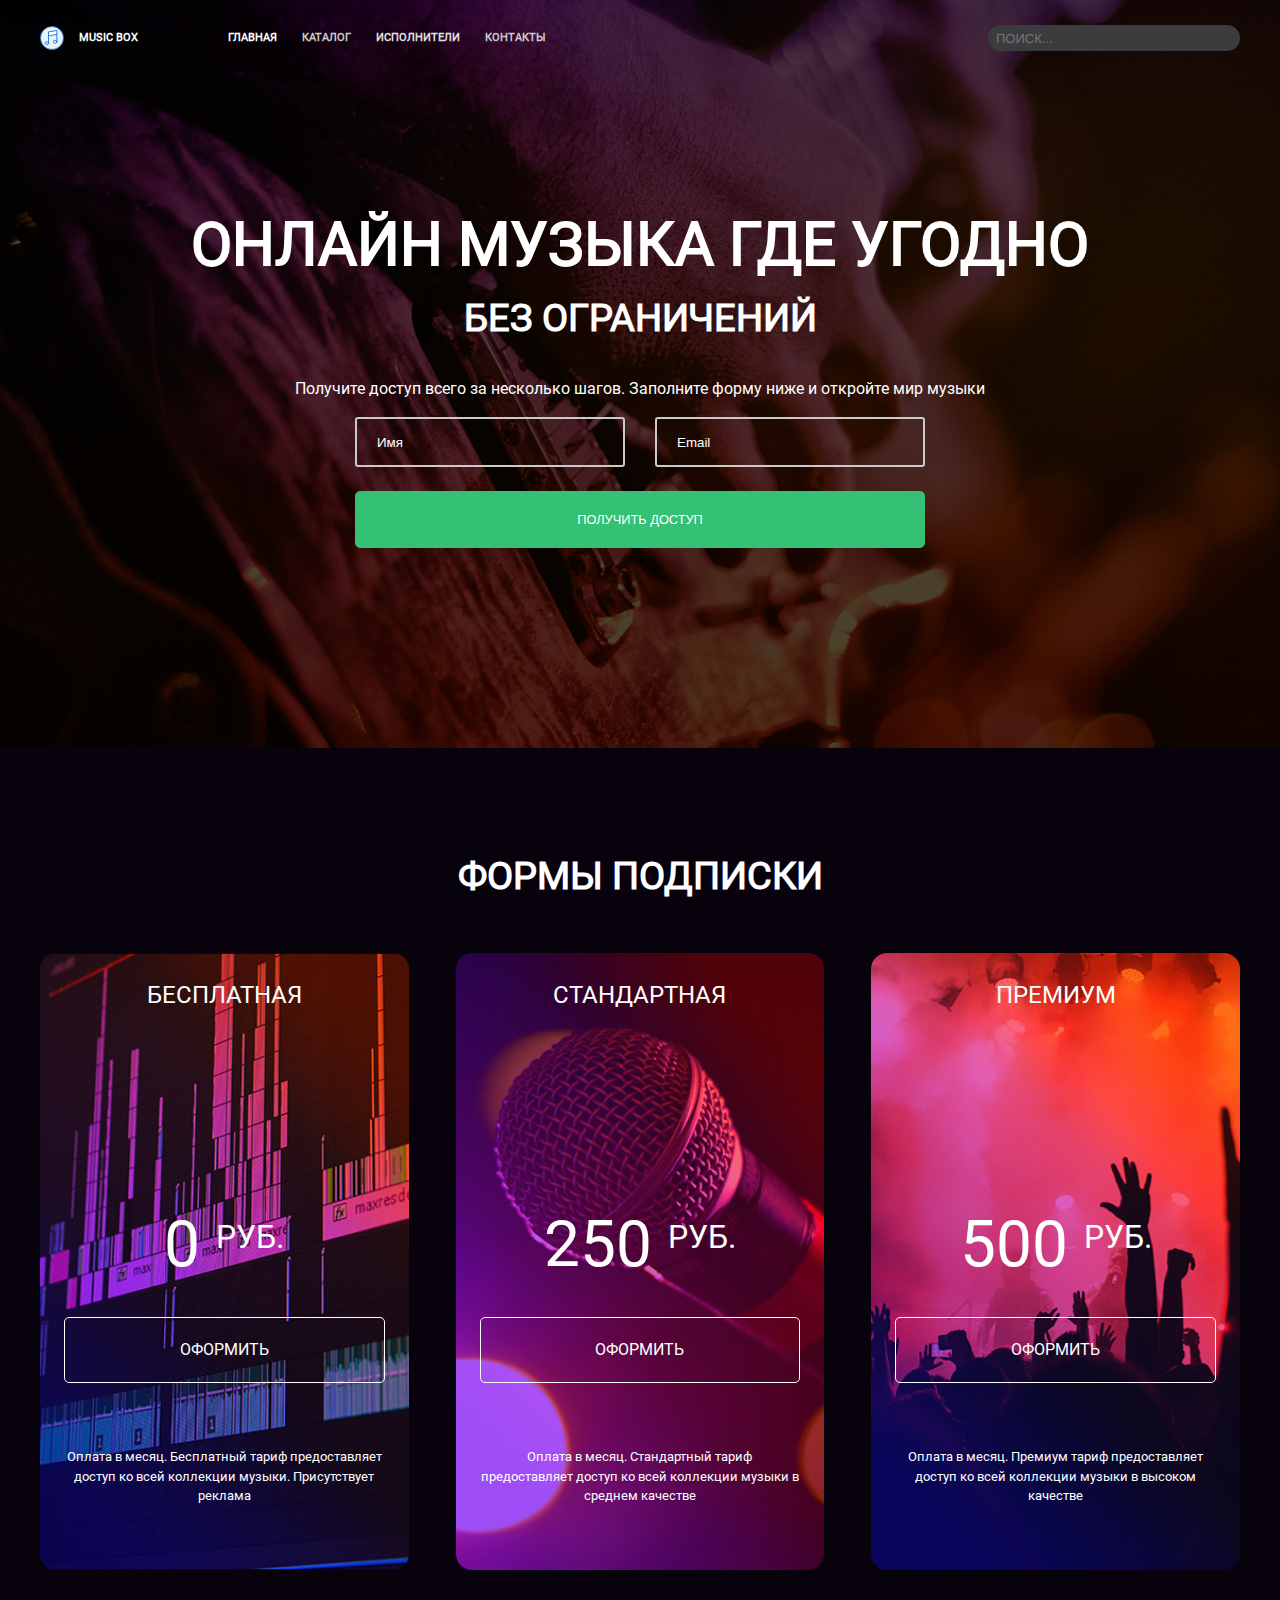
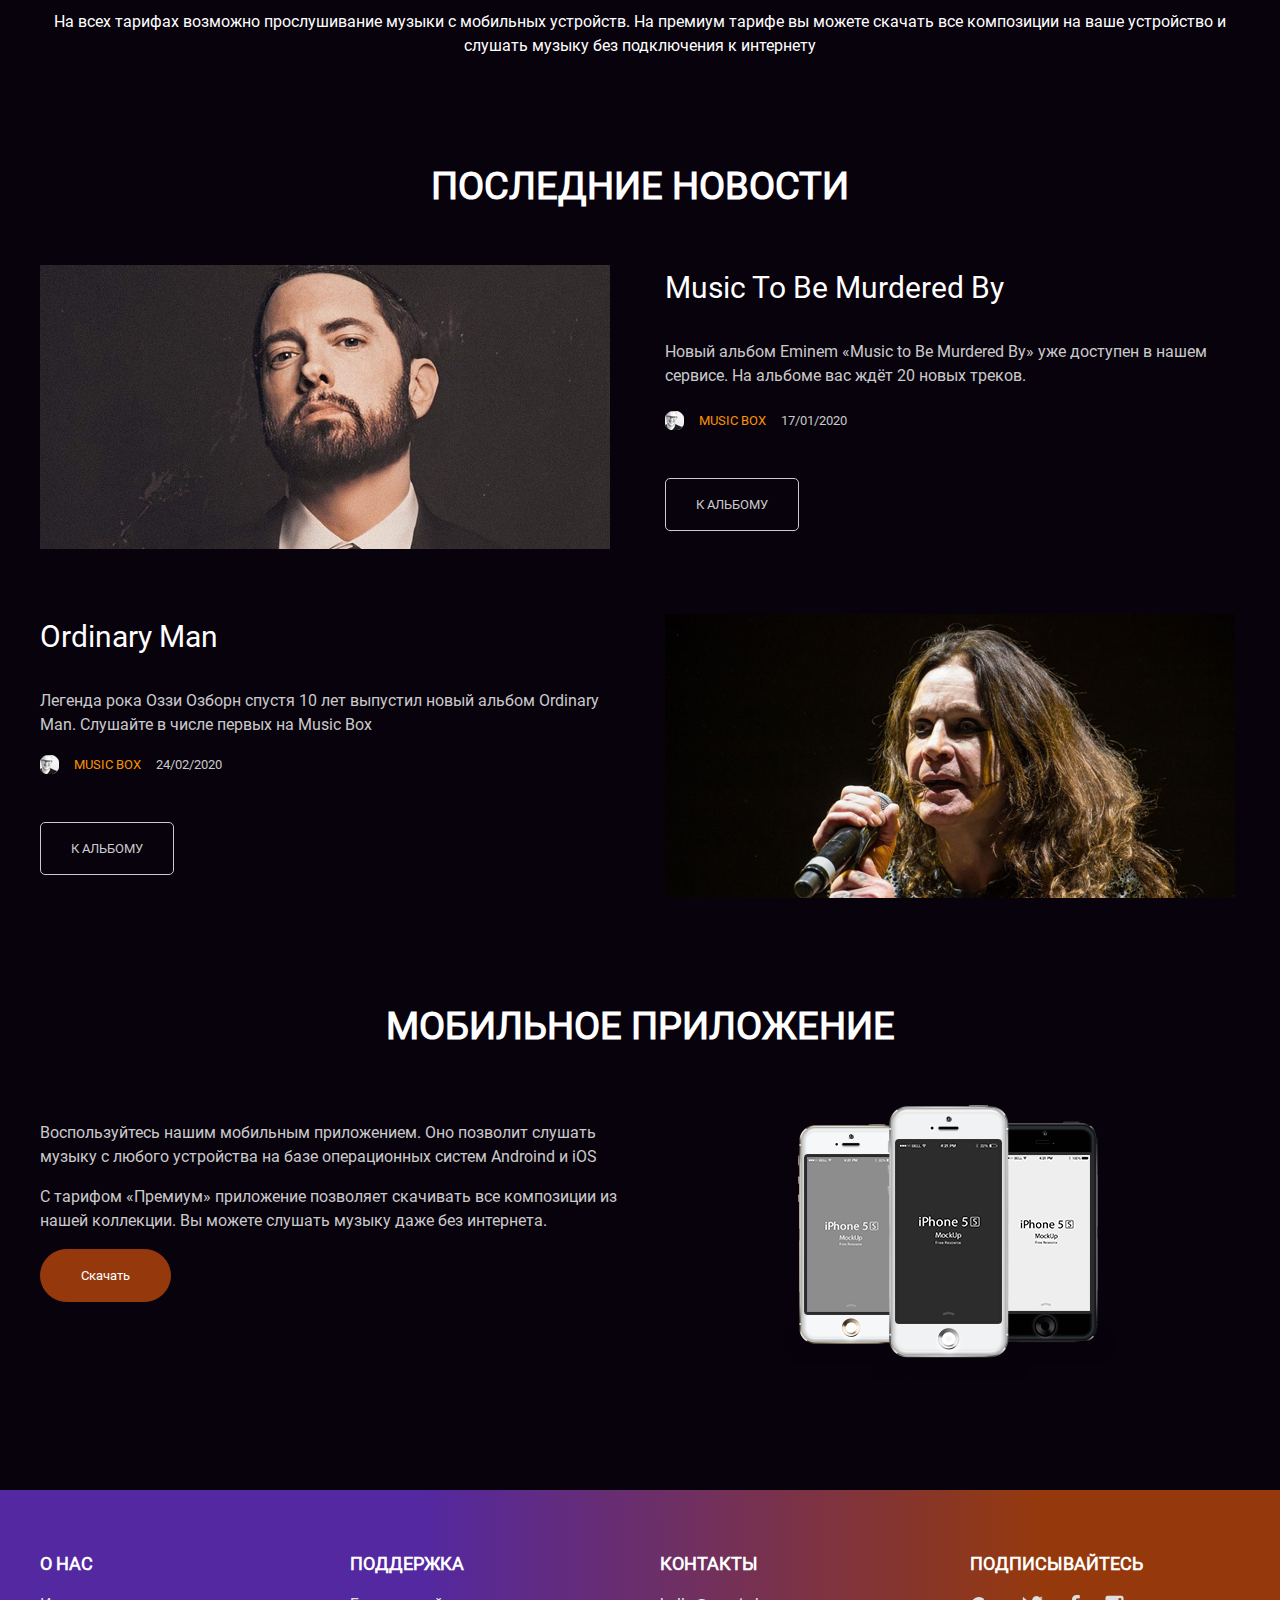
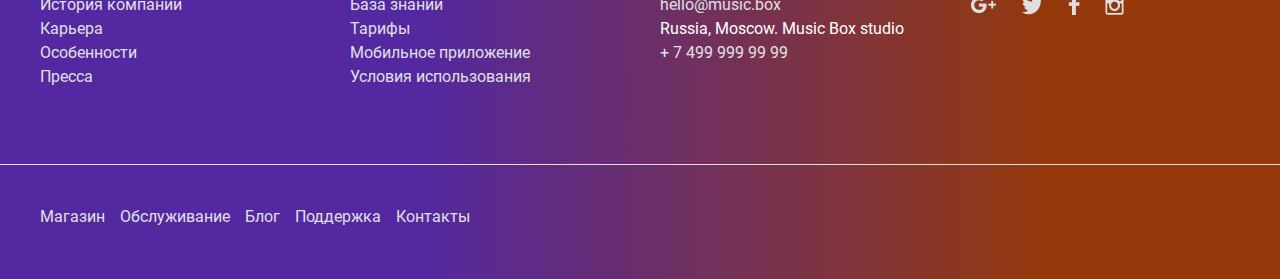
<file: src/index.html>
<!DOCTYPE html>
<html lang="ru">
<head>
    <meta charset="UTF-8">
    <meta name="viewport" content="width=device-width, initial-scale=1.0">
    <meta http-equiv="X-UA-Compatible" content="ie=edge">
    <title>Project2_Rrudger</title>

    <link rel="stylesheet" href="css/app.css">
</head>
<body>
  <header>
    <div class="container header-container header-container">
    <div class="header-wrap">
    <div class="logo upper-text small-header"><img src="images/logo.svg" alt="logo-music">
      <span>music box</span>
    </div>
    <nav>
      <ul class="horizontal-menu">
        <li><a class="upper-text" href="#">главная</a></li>
        <li><a class="upper-text color-d-grey" href="#">каталог</a></li>
        <li><a class="upper-text color-grey" href="#">исполнители</a></li>
        <li><a class="upper-text color-d-grey" href="#">контакты</a></li>
      </ul>
    </nav>
    </div>
    <input type="search" class="header-input upper-text"  placeholder="поиск...">
    </div>
  </header>

  <main>
    <section class="page-description" id="page-description">
      <div class="container">
        <h1 class="h1-descr upper-text">онлайн музыка где угодно</h1>
        <h2 class="h2-descr upper-text">без ограничений</h2>
        <p class="p-descr">Получите доступ всего за несколько шагов. Заполните форму ниже и откройте мир музыки</p>
        <form id="form" class="order-form">
        <div class="inputs">
          <input type="text" placeholder="Имя" class="sqr-input">
          <input type="email" placeholder="Email" class="sqr-input">
        </div>
        <input type="submit" value="получить доступ" class="btn btn-green upper-text">
        </form>
        </div>
    </section>

    <section class="page-pricing">
      <div class="container" id="page-pricing">
        <h2 class="upper-text h2-pricing">формы подписки</h2>
        <div class="items">
          <div class="pricing-item bg-free">
            <h3 class="h3-pricing upper-text">бесплатная</h3>
            <p class="pricing-value">
              <span class="price">0</span>
              <span class="value upper-text">руб.</span>
            </p>
            <a class="btn btn-pricing upper-text" href="#">оформить</a>
            <p class="pricing-footer">Оплата в месяц. Бесплатный тариф предоставляет доступ ко всей коллекции музыки. Присутствует реклама</p>
          </div>

          <div class="pricing-item bg-standart">
            <h3 class="h3-pricing upper-text">стандартная</h3>
            <p class="pricing-value">
              <span class="price">250</span>
              <span class="value upper-text">руб.</span>
            </p>
            <a class="btn btn-pricing upper-text" href="#">оформить</a>
            <p class="pricing-footer">Оплата в месяц. Стандартный тариф <br>предоставляет доступ ко всей коллекции музыки в среднем качестве</p>
          </div>

          <div class="pricing-item bg-premium">
            <h3 class="h3-pricing upper-text">премиум</h3>
            <p class="pricing-value">
              <span class="price">500</span>
              <span class="value upper-text">руб.</span>
            </p>
            <a class="btn btn-pricing upper-text" href="#">оформить</a>
            <p class="pricing-footer">Оплата в месяц. Премиум тариф предоставляет <br>доступ ко всей коллекции музыки в высоком качестве</p>
          </div>
        </div>
        <p class="section-pricing-footer">На всех тарифах возможно прослушивание музыки с мобильных устройств.
     На премиум тарифе вы можете скачать все композиции
     на ваше устройство и слушать музыку без подключения к интернету
      </p>
    </div>
    </section>

    <section class="page-news">
      <div class="container" id="page-news">
        <h2 class="upper-text h2-news">последние новости</h2>
        <div class="grid-2-columns-home mobile-news">
          <img class="news-img" src="images/Music to Be Murdered By.png" alt="Eminem Music to Be Murdered By">
          <div class="news-wrap">
            <div class="news-body">
              <h3 class="h3-news capitalize">music to be murdered by</h3>
              <p class="no-margin color-d-grey">Новый альбом Eminem «Music to Be Murdered By» уже доступен в нашем сервисе. На альбоме вас ждёт 20 новых треков.</p>
            </div>
            <div class="news-footer">
              <div class="news-author"><img src="images/avatar.png" alt="logo-music">
                <p class="autor upper-text">music box</p>
                <p class="data">17/01/2020</p>
              </div>
              <a class="btn btn-news upper-text" href="#">к альбому</a>
            </div>
          </div>
        </div>
        <div class="grid-2-columns-home grid-reverse mobile-news">
          <img class="grid-img news-img" src="images/Ordinary Man.png" alt="Ozzy Osbourne Ordinary Man">
          <div class=" grid-descr news-wrap">
            <div class="news-body">
              <h3 class="h3-news capitalize">ordinary man</h3>
              <p class="no-margin color-d-grey">Легенда рока Оззи Озборн спустя 10 лет выпустил новый альбом Ordinary Man. Слушайте в числе первых на Music Box</p>
            </div>
            <div class="news-footer">
              <div class="news-author"><img src="images/avatar.png" alt="logo-music">
                <p class="autor small-font upper-text">music box</p>
                <p class="data small-font">24/02/2020</p>
              </div>
              <a class="btn btn-news upper-text" href="#">к альбому</a>
            </div>
          </div>
        </div>
      </div>
    </section>

    <section class="page-app">
      <div class="container" id="page-app">
        <h2 class="upper-text h2-app">мобильное приложение</h2>
        <div class="container-app">
          <div class="img-app">
            <img src="images/iphone.png" alt="Ozzy Osbourne Ordinary Man">
          </div>
          <div class="description-app">
            <p class="">Воспользуйтесь нашим мобильным приложением. Оно позволит слушать музыку с любого устройства на базе операционных систем Androind и iOS</p>
            <p>С тарифом «Премиум» приложение позволяет скачивать все композиции из нашей коллекции. Вы можете слушать музыку даже без интернета.</p>
            <a class="btn btn-red-app" href="#">Скачать</a>
          </div>
        </div>
      </div>
    </section>
  </main>

  <footer>
    <div class="container">
      <div class="upper-footer">
        <div>
          <h2 class="upper-text footer-h2">о нас</h2>
          <ul class="footer-list">
            <li><a href="#">История компании</a></li>
            <li><a href="#">Карьера</a></li>
            <li><a href="#">Особенности</a></li>
            <li><a href="#">Пресса</a></li>
          </ul>
        </div>
        <div>
          <h2 class="upper-text footer-h2">поддержка</h2>
          <ul class="footer-list">
            <li><a href="#">База знаний</a></li>
            <li><a href="#">Тарифы</a></li>
            <li><a href="#">Мобильное приложение</a></li>
            <li><a href="#">Условия использования</a></li>
          </ul>
        </div>
        <div>
          <h2 class="upper-text footer-h2">контакты</h2>
          <div class="footer-list">
            <a href="mailto:hello@music.box">hello@music.box</a>
            <p>Russia, Moscow. Music Box studio</p>
            <a href="tel:+ 7 499 999 99 99">+ 7 499 999 99 99</a>
          </div>
        </div>
        <div>
          <h2 class="upper-text footer-h2 sub-h2">подписывайтесь</h2>
          <div class="subscribe upper-text">
            <a href="#"><img  class="sub-img" src="images/Google+.png" alt="Google-icon"></a>
            <a href="#"><img  class="sub-img" src="images/Twitter.png" alt="Twitter-icon"></a>
            <a href="#"><img  class="sub-img" src="images/Facebook.png" alt="Facebook-icon"></a>
            <a href="#"><img  class="sub-img" src="images/Instagram.png" alt="Instagram-icon"></a>
          </div>
        </div>
      </div>
    </div>

    <div class="border"></div>

    <div class="container">
      <div class="lower-footer">
        <a href="#">Магазин</a>
        <a href="#">Обслуживание</a>
        <a href="#">Блог</a>
        <a href="#">Поддержка</a>
        <a href="#">Контакты</a>
      </div>
    </div>
  </footer>
</body>
</html>
</file>
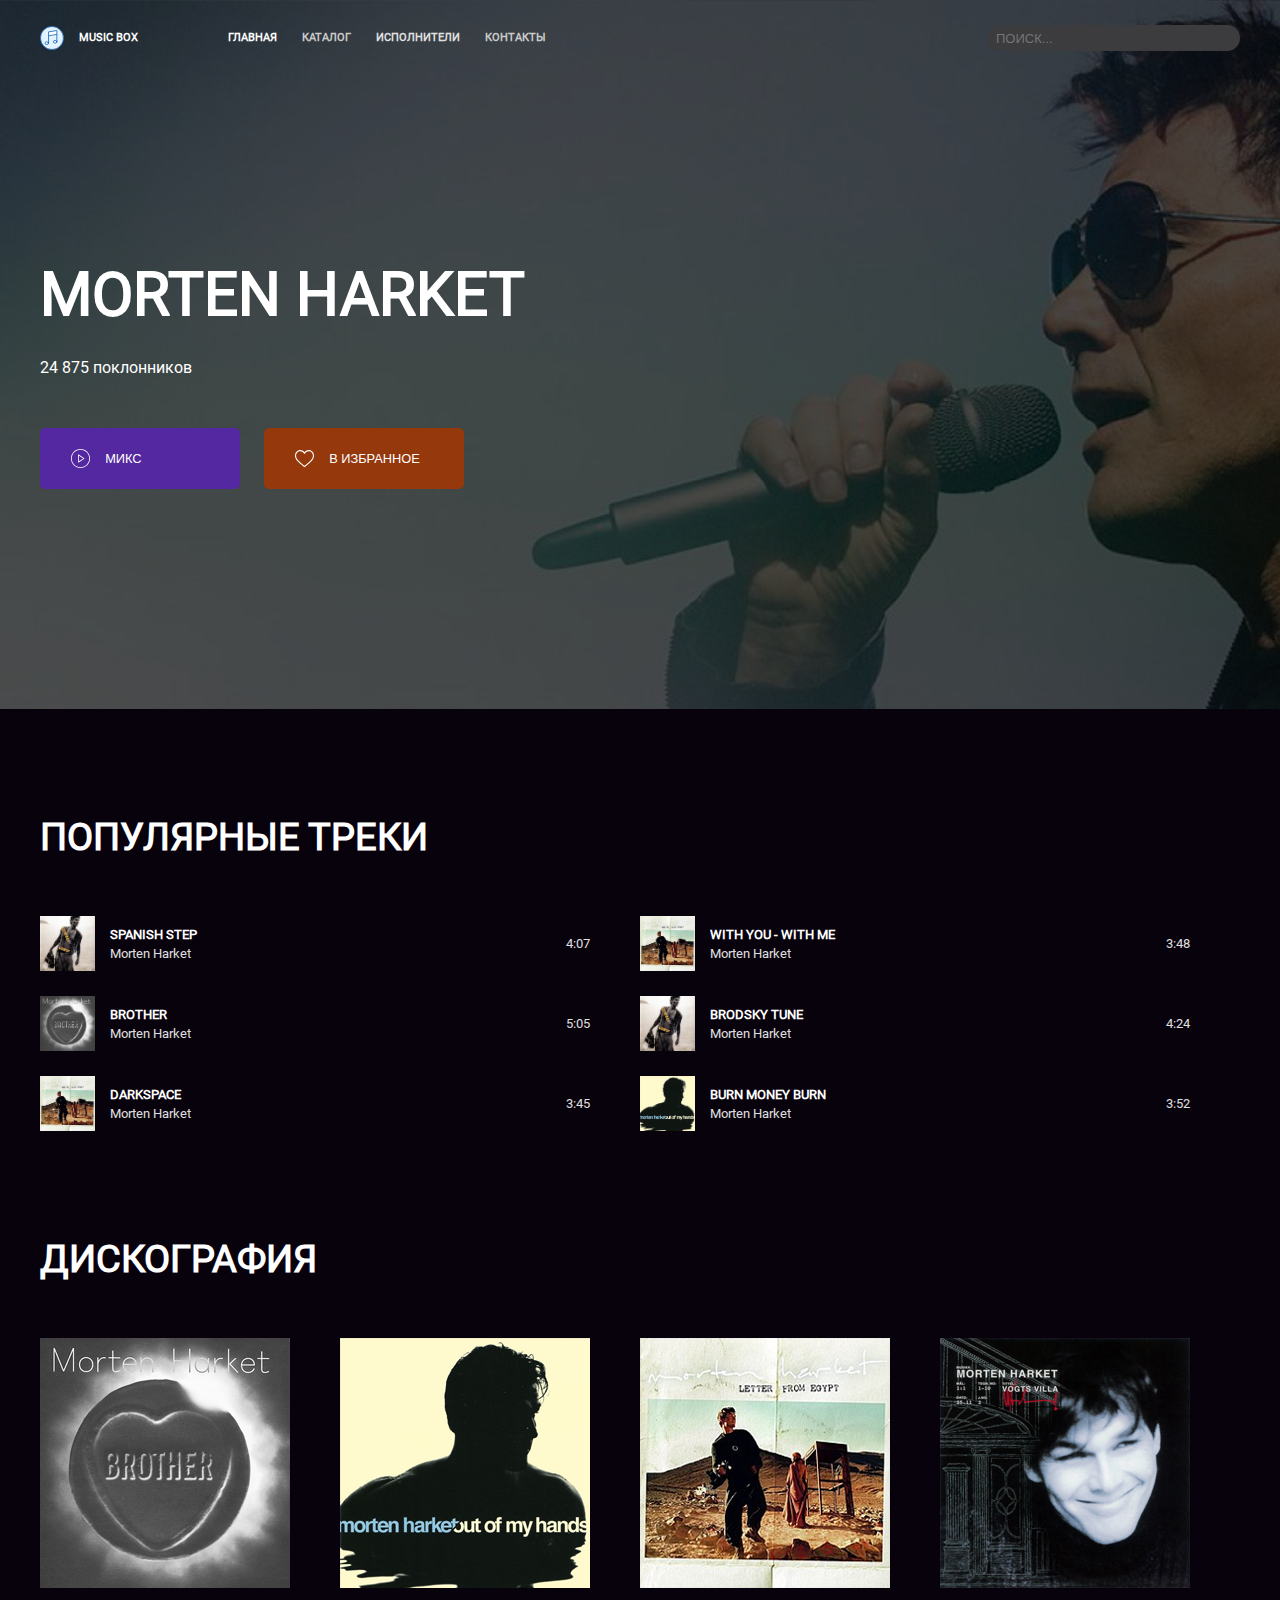
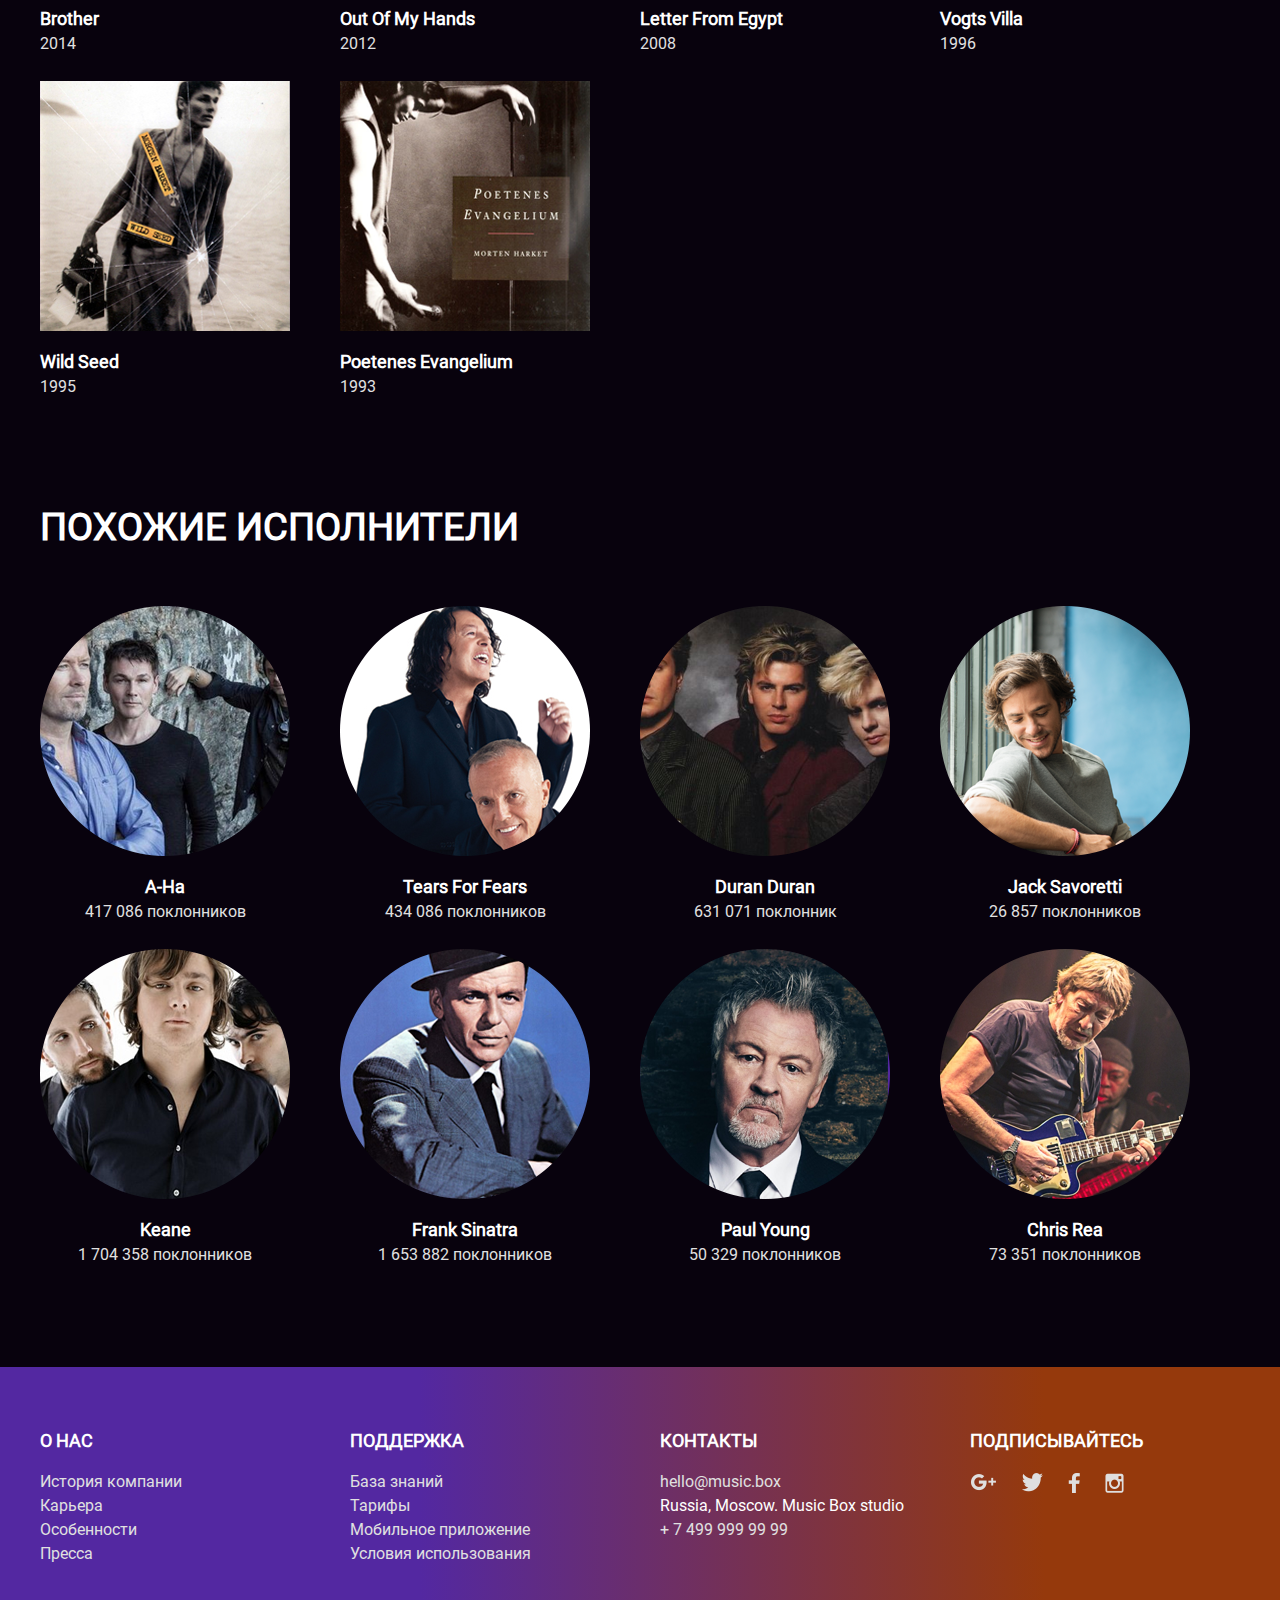
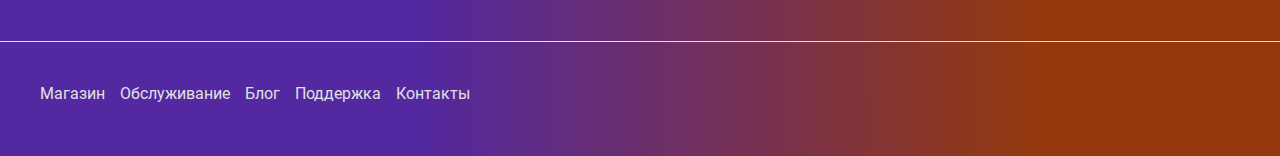
<file: src/artist.html>
<!DOCTYPE html>
<html lang="ru">
<head>
    <meta charset="UTF-8">
    <meta name="viewport" content="width=device-width, initial-scale=1.0">
    <meta http-equiv="X-UA-Compatible" content="ie=edge">
    <title>Project2_Rrudger</title>
    <link rel="stylesheet" href="css/app.css">
</head>
<body>
  <header>
    <div class="container header-container header-container">
      <div class="header-wrap">
        <div class="logo upper-text small-header"><img src="images/logo.svg" alt="logo-music">
          <span>music box</span>
        </div>
        <nav>
          <ul class="horizontal-menu">
            <li><a class="upper-text" href="#">главная</a></li>
            <li><a class="upper-text color-d-grey" href="#">каталог</a></li>
            <li><a class="upper-text color-grey" href="#">исполнители</a></li>
            <li><a class="upper-text color-d-grey" href="#">контакты</a></li>
          </ul>
        </nav>
      </div>
      <input type="search" class="header-input upper-text"  placeholder="поиск...">
    </div>
  </header>

  <main>
    <section class="artist-description" id="page-description">
      <div class="container c-flex-column a-left-container">
        <h1 class="upper-text h1-artist">morten harket</h1>
        <p class="p-artist">24 875 поклонников</p>
        <div class="buttons">
          <button alt="микс" class="btn descr-btn btn-purple upper-text"><img src="images/play-button.svg" class="btn-img" alt="play-button">микс</button>
          <button alt="в избранное" class="btn descr-btn btn-red upper-text"><img src="images/heart.svg" class="btn-img" alt="heart-button">в избранное</button>
        </div>
      </div>
    </section>

    <section class="page-popular-track">
      <div class="container" id="page-popular-track">
        <h2 class="upper-text">популярные треки</h2>
        <div class="grid-2-columns popular-mobile-container">
          <div class="popular-track">
            <img src="images/Wild Seed.png" class="track-img" alt="Morten Harket: Wild Seed">
            <div class="track-info">
              <div class="track">
                <h3 class="upper-text track-descr">spanish step</h3>
                <p class="track-descr color-grey">Morten Harket</p>
              </div>
              <div class="track-time">4:07</div>
            </div>
          </div>

          <div class="popular-track">
            <img src="images/Letter from Egypt.png" class="track-img" alt="Morten Harket: Letter from Egypt">
            <div class="track-info">
              <div class="track">
                <h3 class="upper-text track-descr">with you - with me</h3>
                <p class="track-descr color-grey">Morten Harket</p>
              </div>
              <div class="track-time">3:48</div>
            </div>
          </div>

          <div class="popular-track">
            <img src="images/Brother.png" class="track-img" alt="Morten Harket: Brother">
            <div class="track-info">
              <div class="track">
                <h3 class="upper-text track-descr">brother</h3>
                <p class="track-descr color-grey">Morten Harket</p>
              </div>
              <div class="track-time">5:05</div>
            </div>
          </div>

          <div class="popular-track">
            <img src="images/Wild Seed.png" class="track-img" alt="Morten Harket: Wild Seed">
            <div class="track-info">
              <div class="track">
                <h3 class="upper-text track-descr">brodsky tune</h3>
                <p class="track-descr color-grey">Morten Harket</p>
              </div>
              <div class="track-time">4:24</div>
            </div>
          </div>

          <div class="popular-track">
            <img src="images/Letter from Egypt.png" class="track-img" alt="Morten Harket: Letter from Egypt">
            <div class="track-info">
              <div class="track">
                <h3 class="upper-text track-descr">darkspace</h3>
                <p class="track-descr color-grey">Morten Harket</p>
              </div>
              <div class="track-time">3:45</div>
            </div>
          </div>

          <div class="popular-track">
            <img src="images/Out of My Hands.png" class="track-img" alt="Morten Harket: Out of My Hands">
            <div class="track-info">
              <div class="track">
                <h3 class="upper-text track-descr">burn money burn</h3>
                <p class="track-descr color-grey">Morten Harket</p>
              </div>
              <div class="track-time">3:52</div>
            </div>
          </div>
        </div>
      </div>
    </section>

    <section class="page-discography">
      <div class="container" id="page-discography">
        <h2 class="upper-text ">дискография</h2>
        <div class="grid-4-columns grid-m-2-columns">
          <div class="item">
            <img class="item-img" src="images/Brother.png" alt="Morten Harket: Brother">
            <div class="item-descr">
              <h3 class="text-normal no-margin capitalize">brother</h3>
              <p class="add-inf no-margin">2014</p>
            </div>
          </div>

          <div class="item">
            <img class="item-img" src="images/Out of My Hands.png" alt="Morten Harket: Out of My Hands">
            <div class="item-descr">
              <h3 class="text-normal no-margin no-wrap capitalize">out of my hands</h3>
              <p class="add-inf no-margin">2012</p>
            </div>
          </div>

          <div class="item">
            <img class="item-img" src="images/Letter from Egypt.png" alt="Morten Harket: Letter From Egypt">
            <div class="item-descr">
              <h3 class="text-normal no-margin capitalize">letter from egypt</h3>
              <p class="add-inf no-margin">2008</p>
            </div>
          </div>

          <div class="item">
            <img class="item-img" src="images/Vogts Villa.png" alt="Morten Harket: Vogts Vills">
            <div class="item-descr">
              <h3 class="text-normal no-margin capitalize">vogts villa</h3>
              <p class="add-inf no-margin">1996</p>
            </div>
          </div>

          <div class="item">
            <img class="item-img" src="images/Wild Seed.png" alt="Morten Harket: Wild Seed">
            <div class="item-descr">
              <h3 class="text-normal no-margin capitalize">wild seed</h3>
              <p class="add-inf no-margin">1995</p>
            </div>
          </div>

          <div class="item">
            <img class="item-img" src="images/Poetenes Evangelium.png" alt="Morten Harket: Poetenes Evangelium">
            <div class="item-descr">
              <h3 class="text-normal no-margin capitalize">poetenes evangelium</h3>
              <p class="add-inf no-margin">1993</p>
            </div>
          </div>
        </div>
      </div>
    </section>

    <section class="page-similar">
      <div class="container" id="page-similar">
        <h2 class="upper-text ">похожие исполнители</h2>
        <div class="grid-4-columns grid-m-2-columns">
          <div class="item">
            <img class="item-img" src="images/A-ha.png" alt="A-ha">
            <div class="item-descr similar-descr">
              <h3 class="text-normal no-margin capitalize">a-ha</h3>
              <p class="add-inf no-margin">417 086 поклонников</p>
            </div>
          </div>

          <div class="item">
            <img class="item-img" src="images/Tears for Fears.png" alt="Tears For Fears">
            <div class="item-descr similar-descr">
              <h3 class="text-normal no-margin capitalize">tears for fears</h3>
              <p class="add-inf no-margin">434 086 поклонников</p>
            </div>
          </div>

          <div class="item">
            <img class="item-img" src="images/Duran Duran.png" alt="Duran Duran">
            <div class="item-descr similar-descr">
              <h3 class="text-normal no-margin capitalize">duran duran</h3>
              <p class="add-inf no-margin">631 071 поклонник</p>
            </div>
          </div>

          <div class="item">
            <img class="item-img" src="images/Jack Savoretti.png" alt="Jack Savoretti">
            <div class="item-descr similar-descr">
              <h3 class="text-normal no-margin capitalize">jack savoretti</h3>
              <p class="add-inf no-margin">26 857 поклонников</p>
            </div>
          </div>

          <div class="item">
            <img class="item-img" src="images/Keane.png" alt="Keane">
            <div class="item-descr similar-descr">
              <h3 class="text-normal no-margin capitalize">keane</h3>
              <p class="add-inf no-margin">1 704 358 поклонников</p>
            </div>
          </div>

          <div class="item">
            <img class="item-img" src="images/Frank Sinatra.png" alt="Frank Sinatra">
            <div class="item-descr similar-descr">
              <h3 class="text-normal no-margin capitalize">frank sinatra</h3>
              <p class="add-inf no-margin">1 653 882 поклонников</p>
            </div>
          </div>

          <div class="item">
            <img class="item-img" src="images/Paul Young.png" alt="Paul Young">
            <div class="item-descr similar-descr">
              <h3 class="text-normal no-margin capitalize">paul young</h3>
              <p class="add-inf no-margin">50 329 поклонников</p>
            </div>
          </div>

          <div class="item">
            <img class="item-img" src="images/Chris Rea.png" alt="Chris Rea">
            <div class="item-descr similar-descr">
              <h3 class="text-normal no-margin capitalize">chris rea</h3>
              <p class="add-inf no-margin">73 351 поклонников</p>
            </div>
          </div>
        </div>
      </div>
    </section>
  </main>

  <footer>
    <div class="container">
      <div class="upper-footer">
        <div>
          <h2 class="upper-text footer-h2">о нас</h2>
          <ul class="footer-list">
            <li><a href="#">История компании</a></li>
            <li><a href="#">Карьера</a></li>
            <li><a href="#">Особенности</a></li>
            <li><a href="#">Пресса</a></li>
          </ul>
        </div>
        <div>
          <h2 class="upper-text footer-h2">поддержка</h2>
          <ul class="footer-list">
            <li><a href="#">База знаний</a></li>
            <li><a href="#">Тарифы</a></li>
            <li><a href="#">Мобильное приложение</a></li>
            <li><a href="#">Условия использования</a></li>
          </ul>
        </div>
        <div>
          <h2 class="upper-text footer-h2">контакты</h2>
          <div class="footer-list">
            <a href="mailto:hello@music.box">hello@music.box</a>
            <p>Russia, Moscow. Music Box studio</p>
            <a href="tel:+ 7 499 999 99 99">+ 7 499 999 99 99</a>
          </div>
        </div>
        <div>
          <h2 class="upper-text footer-h2 sub-h2">подписывайтесь</h2>
          <div class="subscribe upper-text">
            <a href="#"><img src="images/Google+.png" alt="Google-icon"></a>
            <a href="#"><img src="images/Twitter.png" alt="Twitter-icon"></a>
            <a href="#"><img src="images/Facebook.png" alt="Facebook-icon"></a>
            <a href="#"><img src="images/Instagram.png" alt="Instagram-icon"></a>
          </div>
        </div>
      </div>
    </div>

    <div class="border"></div>

    <div class="container">
      <div class="lower-footer">
        <a href="#">Магазин</a>
        <a href="#">Обслуживание</a>
        <a href="#">Блог</a>
        <a href="#">Поддержка</a>
        <a href="#">Контакты</a>
      </div>
    </div>
  </footer>
</body>
</html>
</file>
<file: src/css/app.css>
.header-input, footer, .order-form, .c-flex-column, section, main, body, .popular-track, .news-author, .horizontal-menu, header, .c-flex-row, .pricing-value, .a-left-container, .track-info, .descr-btn, .header-wrap, .logo, .lower-footer, .inputs, .header-container {
  display: flex;
}

.track-info, .inputs, .header-wrap, .header-container, .c-flex-row {
  justify-content: space-between;
}

.descr-btn, .lower-footer {
  justify-content: flex-start;
}

.track-info, .descr-btn, .news-author, .header-wrap, .logo, .c-flex-column, section, body {
  align-items: center;
}

.a-left-container, .pricing-value {
  align-items: flex-start;
}

.pricing-value, header, section {
  justify-content: center;
}

.popular-track, .news-author, .horizontal-menu, header, .c-flex-row {
  flex-direction: row;
}

footer, .order-form, .c-flex-column, section, main, body {
  flex-direction: column;
}

.header-input, .track-info, .inputs, .header-wrap, .header-container, .c-flex-row, .descr-btn, .lower-footer, .news-author, .logo, .c-flex-column, section, body, .a-left-container, .pricing-value, header, .popular-track, .horizontal-menu, footer, .order-form, main {
  display: flex;
}

.track-info, .inputs, .header-wrap, .header-container, .c-flex-row {
  justify-content: space-between;
}

.descr-btn, .lower-footer {
  justify-content: flex-start;
}

.track-info, .descr-btn, .news-author, .header-wrap, .logo, .c-flex-column, section, body {
  align-items: center;
}

.a-left-container, .pricing-value {
  align-items: flex-start;
}

.pricing-value, header, section {
  justify-content: center;
}

.popular-track, .news-author, .horizontal-menu, header, .c-flex-row {
  flex-direction: row;
}

footer, .order-form, .c-flex-column, section, main, body {
  flex-direction: column;
}

html,
body {
  height: 100%;
}

body {
  margin: 0;
  padding: 0;
  color: #fff;
  font-family: "Roboto", "Roboto Slab", sans-serif;
  line-height: 1.5;
  background-color: #08020d;
}

main {
  position: relative;
  flex: 1 0 auto;
  width: 100%;
  margin-top: 0;
  padding-top: 0;
}

.grid-2-columns {
  display: grid;
  grid-row-gap: 25px;
  grid-column-gap: 50px;
  grid-template-columns: repeat(2, minmax(260px, calc(50% - 50px)));
}

.grid-2-columns-home {
  display: grid;
  grid-column-gap: 50px;
  grid-template-columns: repeat(2, minmax(260px, 1fr));
}

.grid-4-columns {
  display: grid;
  grid-row-gap: 25px;
  grid-column-gap: 50px;
  grid-template-columns: repeat(4, minmax(100px, calc(25% - 50px)));
}

.container {
  box-sizing: border-box;
  width: 100%;
  margin: 0 auto;
  padding: 0 20px;
}

a {
  color: #fff;
  text-decoration: none;
}

.btn {
  display: inline-block;
  padding: 20px 30px;
  color: #fff;
  font-size: 12.8px;
  text-decoration: none;
  border: 1px solid #fff;
  border-radius: 5px;
  cursor: pointer;
}

.item-descr {
  margin-top: 10px;
}

.add-inf {
  color: #e0e0e0;
}

.no-margin {
  margin: 0;
}

.no-padding {
  padding: 0;
}

.no-wrap {
  white-space: nowrap;
}

h2 {
  margin-top: 100px;
  margin-bottom: 50px;
}

.text-normal {
  font-weight: bold;
}

img {
  max-width: 100%;
}

.logo img {
  width: 24px;
  height: 24px;
  padding-right: 15px;
}

.upper-text {
  text-transform: uppercase;
}

.capitalize {
  text-transform: capitalize;
}

.t-bold {
  font-weight: bold;
}

.color-d-grey {
  color: #cacaca;
}

.color-grey {
  color: #e0e0e0;
}

h1 {
  font-size: 60px;
  line-height: 90px;
}

h2 {
  font-size: 38px;
  line-height: 57px;
}

p {
  font-size: 16px;
}

body, .text-normal {
  font-size: 18px;
}

.track-time, .track-descr, .data, .autor, .pricing-footer, .logo {
  font-size: 13px;
}

.small-header, header {
  font-size: 11px;
}

@media screen and (min-width: 1240px) {
  .container {
    width: 1240px;
  }
}
@media screen and (max-width: 676px) {
  .item {
    width: 100%;
  }

  .grid-m-2-columns {
    display: grid;
    grid-template-columns: repeat(2, minmax(100px, calc(50% - 50px)));
    width: 100%;
  }

  h1 {
    font-size: 30px;
    line-height: 45px;
  }

  h2 {
    font-size: 18px;
    line-height: 27px;
  }

  body, .text-normal {
    font-size: 18px;
  }

  .track-time, .track-descr, .data, .autor, .pricing-footer, .logo {
    font-size: 13px;
  }
}
.header-input, .track-info, .inputs, .header-wrap, .header-container, .descr-btn, .lower-footer, .news-author, .a-left-container, .pricing-value, header, .popular-track, .horizontal-menu, footer, .order-form, body, main, section, .c-flex-column, .c-flex-row, .logo {
  display: flex;
}

.track-info, .inputs, .header-wrap, .header-container, .c-flex-row {
  justify-content: space-between;
}

.descr-btn, .lower-footer {
  justify-content: flex-start;
}

.track-info, .descr-btn, .news-author, .header-wrap, body, section, .c-flex-column, .logo {
  align-items: center;
}

.a-left-container, .pricing-value {
  align-items: flex-start;
}

.pricing-value, header, section {
  justify-content: center;
}

.popular-track, .news-author, .horizontal-menu, header, .c-flex-row {
  flex-direction: row;
}

footer, .order-form, body, main, section, .c-flex-column {
  flex-direction: column;
}

header {
  position: absolute;
  top: 25px;
  z-index: 9999;
  width: 100%;
  background: transparent;
}

.header-input {
  height: 1.5em;
  padding: 10px 65px 10px 5px;
  color: #757575;
  font: 13px Arial, sans-serif;
  background-color: #3c3b3d;
  border: 3px solid #3c3b3d;
  border-radius: 15px;
}

.header-wrap {
  font-weight: bold;
}

.horizontal-menu {
  margin: 0 0 0 50px;
  list-style: none;
}
.horizontal-menu li {
  margin-right: 25px;
}

@media screen and (max-width: 750px) and (min-width: 676px) {
  .horizontal-menu {
    margin: 0;
  }
}
@media screen and (max-width: 676px) {
  .header-container {
    flex-direction: column;
  }

  .small-header {
    font-size: 11px;
  }

  .header-wrap {
    flex-direction: column;
    align-items: flex-start;
  }

  .horizontal-menu {
    flex-direction: column;
    margin-top: 15px;
    margin-bottom: 15px;
    margin-left: 0;
    padding-left: 0;
    text-align: left;
  }
}
.page-description {
  padding-top: 200px;
  padding-bottom: 200px;
  background-image: url("../images/banner.png");
  background-position: center;
  background-size: cover;
}

.order-form {
  max-width: 570px;
  margin: 0 auto;
}

.sqr-input {
  flex-grow: 1;
  box-sizing: border-box;
  max-width: 270px;
  min-height: 50px;
  margin-bottom: 1.5rem;
  padding: 0 0 0 20px;
  background: transparent;
  border: 2px solid #cacaca;
  border-radius: 3px;
}

.sqr-input::placeholder {
  color: #fff;
}

.btn-green {
  width: 100%;
  background-color: #34c176;
  border: 1px solid #34c176;
}

.btn-green-wrap {
  width: 100%;
  text-align: center;
}

.p-descr {
  text-align: center;
}

.h1-descr {
  margin: 0;
  text-align: center;
}

.h2-descr {
  margin-top: 0;
  margin-bottom: 30px;
  text-align: center;
}

@media screen and (max-width: 676px) {
  .h1-descr {
    margin-top: 50px;
  }

  .h2-descr {
    margin: 0;
  }

  .inputs {
    flex-direction: column;
  }

  .sqr-input {
    max-width: 100%;
  }
}
.bg-free {
  background-image: url("../images/subscribe_1.png");
}

.bg-standart {
  background-image: url("../images/subscribe_2.png");
}

.bg-premium {
  background-image: url("../images/subscribe_3.png");
}

.page-pricing {
  text-align: center;
}

.items {
  display: grid;
  grid-gap: 47px;
  grid-template-columns: repeat(auto-fit, minmax(260px, 1fr));
  margin-bottom: 40px;
}

.pricing-item {
  padding: 0 1.5rem;
  background-position: center;
  background-size: cover;
  border-radius: 1rem;
}

.pricing-value {
  margin-bottom: 40px;
}

.price {
  font-size: 64px;
  line-height: 64px;
}

.value {
  margin-left: 16px;
  font-size: 32px;
  line-height: 48px;
}

.pricing-footer {
  margin-top: 64px;
  margin-bottom: 64px;
}

.h2-pricing {
  margin-bottom: 48px;
}

.h3-pricing {
  margin-bottom: 200px;
  font-weight: normal;
  font-size: 24px;
}

.btn-pricing {
  box-sizing: border-box;
  width: 100%;
  font-size: 16px;
}

.section-pricing-footer {
  margin-bottom: 0;
}

@media screen and (max-width: 676px) {
  .items {
    grid-gap: 50px;
    grid-template-rows: 1fr 1fr 1fr;
    grid-template-columns: 1fr;
  }

  .pricing-value {
    margin-bottom: 40px;
  }

  .h3-pricing {
    margin-top: 15px;
    font-size: 16px;
  }
}
.news-wrap {
  text-align: left;
}

.news-author {
  margin-bottom: 35px;
}
.news-author img {
  width: 19px;
  height: 19px;
  margin-right: 15px;
}

.autor {
  margin-right: 15px;
  color: #f89202;
}

.data {
  color: #cacaca;
}

.news-body {
  margin-bottom: 10px;
}

.grid-reverse {
  grid-template-areas: "grid-descr grid-img";
  margin-top: 65px;
}
.grid-reverse .news-body {
  margin-bottom: 5px;
}

.grid-img {
  grid-area: grid-img;
}

.grid-desrc {
  grid-area: grid-desrc;
}

.btn-news {
  padding: 16px 30px 16px 30px;
  color: #cacaca;
  border-color: #cacaca;
}

.h2-news {
  text-align: center;
}

.h3-news {
  margin-top: 0;
  font-weight: normal;
  font-size: 30px;
}

@media screen and (max-width: 676px) {
  .mobile-news {
    grid-gap: 50px;
    grid-template-columns: 1fr;
  }

  .h3-news {
    font-size: 16px;
  }

  .grid-img {
    grid-area: initial;
  }

  .grid-reverse {
    grid-template-areas: none;
  }
}
.container-app {
  display: grid;
  grid-gap: 40px;
  grid-template-areas: "descr-app img-app";
  grid-template-columns: repeat(2, minmax(260px, 2fr));
}

.page-app {
  margin-bottom: 100px;
  text-align: center;
}

.description-app {
  grid-area: descr-app;
  color: #cacaca;
  text-align: left;
}

.img-app {
  grid-area: img-app;
}

.btn-red-app {
  padding: 16px 40px;
  background-color: #95390c;
  border-color: #95390c;
  border-radius: 2rem;
}

@media screen and (max-width: 676px) {
  .h2-app {
    margin-bottom: 3rem;
  }

  .container-app {
    grid-gap: 0;
    grid-template-areas: none;
    grid-template-columns: 1fr;
  }

  .img-app {
    display: flex;
    grid-area: initial;
    justify-content: center;
  }

  .description-app {
    grid-area: initial;
  }

  .m-bot-30 {
    margin-top: 10px;
  }
}
footer {
  flex: 0 0 auto;
  width: 100%;
  font-size: 16px;
  background: linear-gradient(89.75deg, #5328a1 32.83%, #95390c 81.56%);
}
footer a {
  color: #e0e0e0;
}

.footer-list {
  margin-bottom: 0;
  padding-left: 0;
  text-align: start;
}
.footer-list p {
  margin: 0;
}

.upper-footer {
  display: grid;
  grid-gap: 40px;
  grid-template-columns: 1fr 1fr 1fr 1fr;
  width: 100%;
  margin-bottom: 75px;
}
.upper-footer li {
  list-style: none;
}

.subscribe {
  display: flex;
}
.subscribe a {
  display: flex;
  align-items: center;
  height: 25px;
  margin-right: 25px;
}

.footer-h2 {
  margin-top: 60px;
  margin-bottom: 16px;
  font-size: 18px;
  line-height: inherit;
  text-align: start;
}

.lower-footer {
  margin-top: 40px;
  margin-bottom: 50px;
}
.lower-footer a {
  margin-right: 15px;
}

.border {
  width: 100%;
  border-top: 1px solid #e0e0e0;
}

@media screen and (max-width: 676px) {
  .upper-footer {
    display: flex;
    flex-direction: column;
    grid-gap: 0;
    margin-top: 2rem;
    margin-bottom: 70px;
  }
  .upper-footer ul {
    margin: 0;
  }

  .footer-h2 {
    margin-top: 30px;
  }

  .lower-footer {
    display: flex;
    flex-direction: column;
  }
  .lower-footer a {
    margin-bottom: 16px;
    text-align: left;
  }
}
.artist-description {
  padding-top: 200px;
  padding-bottom: 200px;
  background-image: url("../images/Morten Harket.png");
  background-position: center;
  background-size: cover;
}

.buttons {
  display: grid;
  grid-gap: 1.5rem;
  grid-template-columns: repeat(2, minmax(200px, 1fr));
  margin-top: 3rem;
  margin-bottom: 20px;
}

.btn-purple {
  background-color: #5328a1;
  border-color: #5328a1;
}

.btn-red {
  background-color: #95390c;
  border-color: #95390c;
}

.btn-img {
  height: 1.5em;
  margin-right: 15px;
}

.h1-artist {
  width: 100%;
  margin-top: 50px;
  margin-bottom: 0;
}

.p-artist {
  width: 100%;
  margin-bottom: 0;
}

@media screen and (max-width: 600px) {
  .buttons {
    grid-gap: 0;
    grid-template-columns: repeat(auto-fit, minmax(200px, 1fr));
    margin-bottom: 0;
  }

  .descr-btn {
    margin-bottom: 25px;
  }

  .h1-artist {
    margin-top: 25px;
  }
}
.track-img {
  width: 55px;
  height: 55px;
  margin-right: 15px;
}

.track-info {
  flex-grow: 1;
}

.track-descr {
  margin: 0;
  font-size: 12.8px;
}

.track-time {
  color: #e0e0e0;
}

.track {
  text-align: left;
}

@media screen and (max-width: 676px) {
  .popular-mobile-container {
    display: flex;
    flex-direction: column;
  }
}
.page-similar {
  margin-bottom: 100px;
}

.similar-descr {
  text-align: center;
}

@font-face {
  font-weight: 400;
  font-family: "Roboto";
  font-style: normal;
  src: local("Roboto"), url("../fonts/Roboto/Roboto-Regular.ttf") format("ttf"), url("../fonts/Roboto/Roboto-Regular.woff") format("woff"), url("../fonts/Roboto/Roboto-Regular.woff2") format("woff2");
}

/*# sourceMappingURL=app.css.map */
</file>
